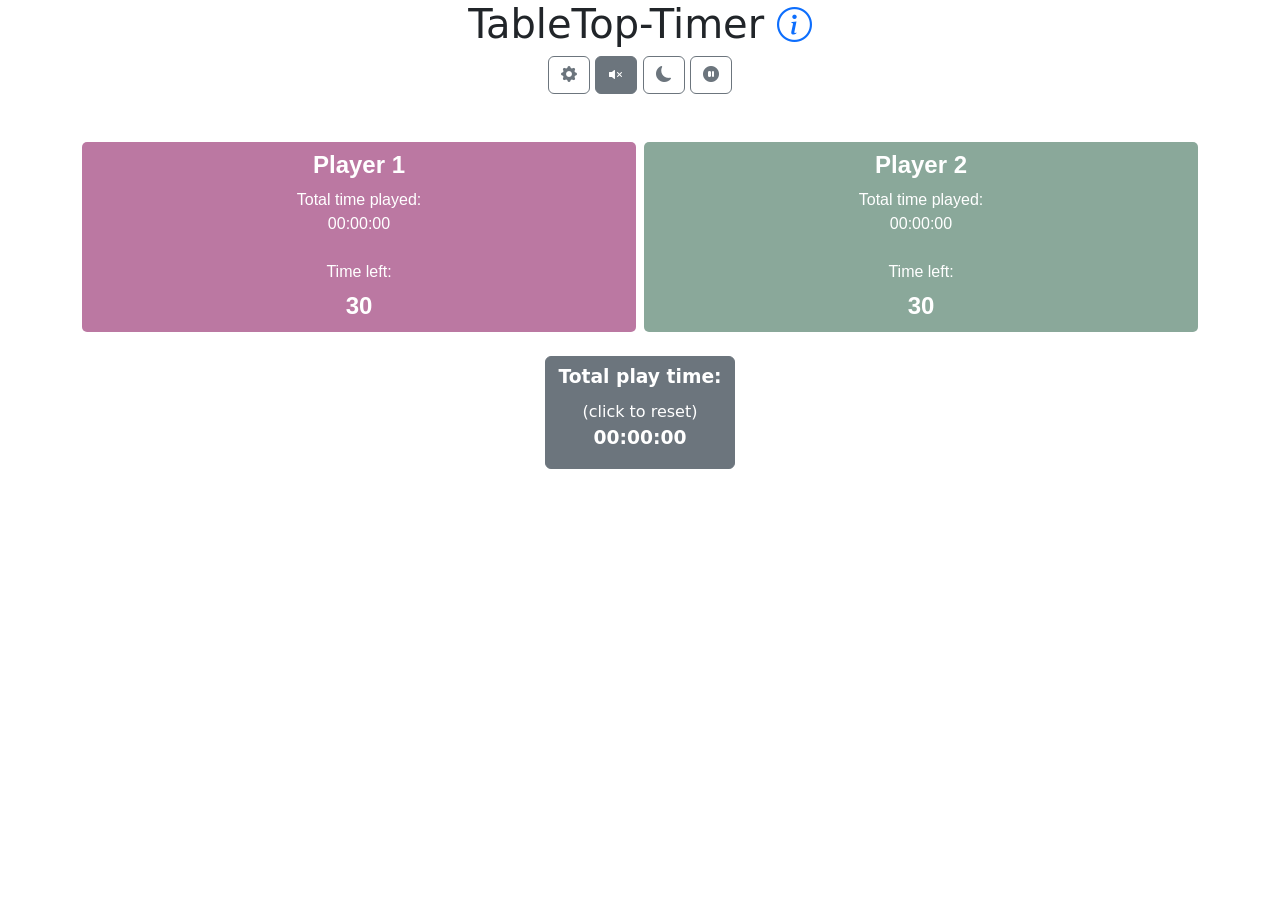
<file: index.html>
<!DOCTYPE html>

<html lang="en">

<head>
	<meta charset="UTF-8" />
	<meta name="viewport" content="width=device-width, initial-scale=1.0" />

	<!-- CSS Bootstrap -->
	<link href="https://cdn.jsdelivr.net/npm/bootstrap@5.3.3/dist/css/bootstrap.min.css" rel="stylesheet"
		integrity="sha384-QWTKZyjpPEjISv5WaRU9OFeRpok6YctnYmDr5pNlyT2bRjXh0JMhjY6hW+ALEwIH" crossorigin="anonymous" />
	<link rel="stylesheet" href="https://cdn.jsdelivr.net/npm/bootstrap-icons@1.11.3/font/bootstrap-icons.min.css" />

	<!-- CSS Homemade -->
	<link href="styles.css" rel="stylesheet" />

	<!-- Global site tag (gtag.js) - Google Analytics -->
	<script async src="https://www.googletagmanager.com/gtag/js?id=G-5E4TWCP28D"></script>
	<script>
		window.dataLayer = window.dataLayer || [];
		function gtag()
		{
			dataLayer.push(arguments);
		}
		gtag("js", new Date());
		gtag("config", "G-5E4TWCP28D");
	</script>

	<!-- Google Ads -->
	<script data-ad-client="ca-pub-7028514862026929" async src="https://pagead2.googlesyndication.com/pagead/js/adsbygoogle.js"></script>

	<!-- Favicon -->
	<link rel="icon" href="data:image/svg+xml,<svg xmlns='http://www.w3.org/2000/svg' viewBox='0 0 100 100'><text y='.9em' font-size='90'>🎲</text></svg>">

	<title>TableTop-Timer</title>
</head>

<body>
	<div class="text-center container">
		<h1>
			TableTop-Timer
			<small class="test-muted"><a href="html/about.html" class="bi bi-info-circle"></a></small>
		</h1>
		<button class="btn btn-outline-secondary bi bi-gear-fill" type="button" data-bs-toggle="collapse"
			data-bs-target="#settingsDiv" aria-expanded="false" aria-controls="collapseExample"
			id="settingsButton"></button>
		<button class="btn btn-secondary bi bi-volume-mute-fill" id="muteButton"></button>
		<button class="btn btn-outline-secondary bi bi-moon-fill" id="darkButton"></button>
		<button class="btn btn-outline-secondary bi bi-pause-circle-fill" id="pauseButton"></button>
		<!-- <div class="btn-group-vertical" role="group" aria-label="Basic radio toggle button group">
			  	<input type="radio" class="btn-check" name="btnradio" id="btnradio1" autocomplete="off" checked>
			  	<label class="btn btn-outline-secondary bi bi-hourglass" for="btnradio1"></label>

		  		<input type="radio" class="btn-check" name="btnradio" id="btnradio2" autocomplete="off">
		 		<label class="btn btn-outline-secondary  bi bi-stopwatch-fill" for="btnradio2"></label>
			</div> -->
		<br />
		<div class="collapse" id="settingsDiv">
			<div class="card card-body col-6 offset-3">
				<!-- <a href="html/about.html" class="btn btn-outline-secondary bi bi-info-circle"> About</a> -->
				<br />
				<div class="dropdown">
					<button class="btn btn-outline-secondary dropdown-toggle" type="button" data-bs-toggle="dropdown"
						id="playerSettingsButton" aria-haspopup="true" aria-expanded="false">
						Player settings
					</button>
					<form class="dropdown-menu p-4" id="dropDownForm" name="playerSettingsForm">
						<div id="dropDownFormGroup"></div>
						<button type="button" class="btn btn-primary" id="playersSettingsSubmissionButton">
							Confirm
						</button>
					</form>
				</div>
				<br />
				<button class="btn btn-outline-secondary" id="setNumberOfPlayersButton">
					Number of players
				</button>
				<br />
				<button class="btn btn-outline-secondary" id="setTurnLengthButton">
					Turn duration
				</button>
			</div>
		</div>
		<br />
		<div id="newPlayerNode" class="row g-2"></div>
		<br />
		<button class="btn btn-secondary" id="totalPlayTimeButton">
			<div class="less-big">Total play time:</div>
			(click to reset)
			<div class="less-big" id="totalPlayTimeDisplayDiv">00:00:00</div>
		</button>
	</div>
	<script async src="https://pagead2.googlesyndication.com/pagead/js/adsbygoogle.js?client=ca-pub-7028514862026929"
		crossorigin="anonymous"></script>
	<!-- Google Ad -->
	<!-- TEST -->
	<ins class="adsbygoogle" style="display:block" data-ad-client="ca-pub-7028514862026929" data-ad-slot="4957878325"
		data-ad-format="auto" data-full-width-responsive="true"></ins>
	<script>
		(adsbygoogle = window.adsbygoogle || []).push({});
	</script>
	<!-- additionnal bootstrap resources -->
	<script src="https://cdn.jsdelivr.net/npm/bootstrap@5.3.3/dist/js/bootstrap.bundle.min.js"
		integrity="sha384-YvpcrYf0tY3lHB60NNkmXc5s9fDVZLESaAA55NDzOxhy9GkcIdslK1eN7N6jIeHz"
		crossorigin="anonymous"></script>
	<script src="script.js"></script>
</body>

</html>
</file>
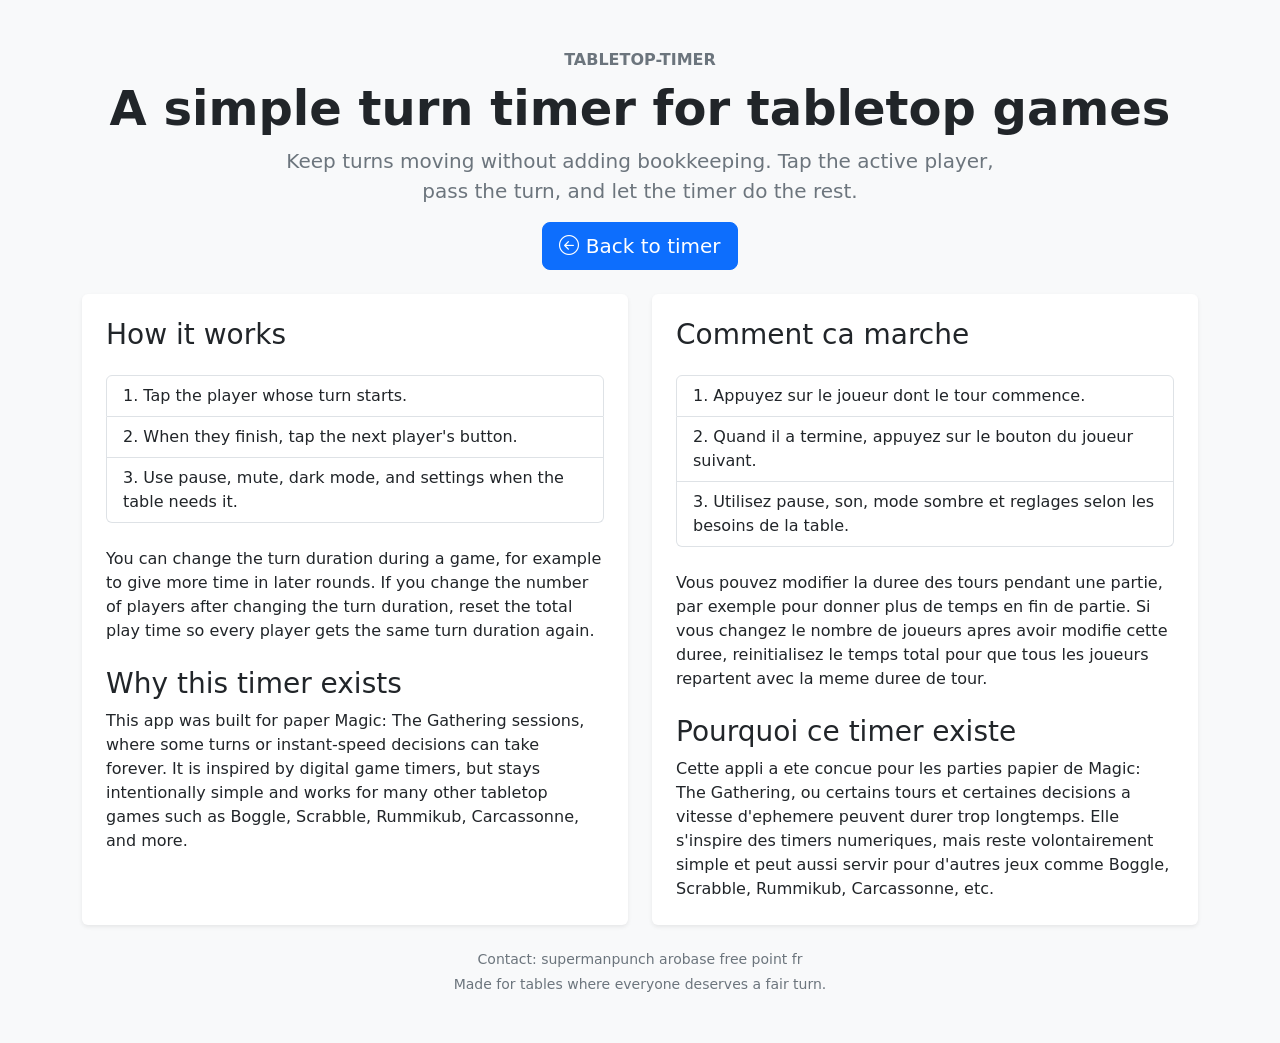
<file: html/about.html>
<!DOCTYPE html>

<html lang="en">

<head>
	<meta charset="UTF-8">
	<meta name="viewport" content="width=device-width, initial-scale=1.0">
	<link href="https://cdn.jsdelivr.net/npm/bootstrap@5.3.3/dist/css/bootstrap.min.css" rel="stylesheet"
		integrity="sha384-QWTKZyjpPEjISv5WaRU9OFeRpok6YctnYmDr5pNlyT2bRjXh0JMhjY6hW+ALEwIH" crossorigin="anonymous">
	<link rel="stylesheet" href="https://cdn.jsdelivr.net/npm/bootstrap-icons@1.11.3/font/bootstrap-icons.min.css">
	<script async src="https://pagead2.googlesyndication.com/pagead/js/adsbygoogle.js?client=ca-pub-7028514862026929"
		crossorigin="anonymous"></script>
	<title>About TableTop-Timer</title>
</head>

<body class="bg-light">
	<main class="container py-4 py-md-5">
		<section class="text-center mb-4">
			<p class="text-uppercase text-secondary fw-semibold mb-2">TableTop-Timer</p>
			<h1 class="display-5 fw-bold">A simple turn timer for tabletop games</h1>
			<p class="lead text-secondary mx-auto" style="max-width: 720px;">
				Keep turns moving without adding bookkeeping. Tap the active player, pass the turn, and let the timer do the
				rest.
			</p>
			<a class="btn btn-primary btn-lg bi bi-arrow-left-circle" href="../index.html"> Back to timer</a>
		</section>

		<div class="row g-4">
			<section class="col-lg-6">
				<div class="card h-100 shadow-sm border-0">
					<div class="card-body p-4">
						<h2 class="h3">How it works</h2>
						<ol class="list-group list-group-numbered my-4">
							<li class="list-group-item">Tap the player whose turn starts.</li>
							<li class="list-group-item">When they finish, tap the next player's button.</li>
							<li class="list-group-item">Use pause, mute, dark mode, and settings when the table needs it.</li>
						</ol>
						<p>
							You can change the turn duration during a game, for example to give more time in later rounds. If you
							change the number of players after changing the turn duration, reset the total play time so every player
							gets the same turn duration again.
						</p>
						<h2 class="h3 mt-4">Why this timer exists</h2>
						<p class="mb-0">
							This app was built for paper Magic: The Gathering sessions, where some turns or instant-speed decisions
							can take forever. It is inspired by digital game timers, but stays intentionally simple and works for many
							other tabletop games such as Boggle, Scrabble, Rummikub, Carcassonne, and more.
						</p>
					</div>
				</div>
			</section>

			<section class="col-lg-6" lang="fr">
				<div class="card h-100 shadow-sm border-0">
					<div class="card-body p-4">
						<h2 class="h3">Comment ca marche</h2>
						<ol class="list-group list-group-numbered my-4">
							<li class="list-group-item">Appuyez sur le joueur dont le tour commence.</li>
							<li class="list-group-item">Quand il a termine, appuyez sur le bouton du joueur suivant.</li>
							<li class="list-group-item">Utilisez pause, son, mode sombre et reglages selon les besoins de la table.</li>
						</ol>
						<p>
							Vous pouvez modifier la duree des tours pendant une partie, par exemple pour donner plus de temps en fin
							de partie. Si vous changez le nombre de joueurs apres avoir modifie cette duree, reinitialisez le temps
							total pour que tous les joueurs repartent avec la meme duree de tour.
						</p>
						<h2 class="h3 mt-4">Pourquoi ce timer existe</h2>
						<p class="mb-0">
							Cette appli a ete concue pour les parties papier de Magic: The Gathering, ou certains tours et certaines
							decisions a vitesse d'ephemere peuvent durer trop longtemps. Elle s'inspire des timers numeriques, mais
							reste volontairement simple et peut aussi servir pour d'autres jeux comme Boggle, Scrabble, Rummikub,
							Carcassonne, etc.
						</p>
					</div>
				</div>
			</section>
		</div>

		<section class="text-center text-secondary small mt-4">
			<p class="mb-1">Contact: supermanpunch arobase free point fr</p>
			<p class="mb-0">Made for tables where everyone deserves a fair turn.</p>
		</section>
	</main>

	<ins class="adsbygoogle" style="display:block" data-ad-client="ca-pub-7028514862026929" data-ad-slot="4957878325"
		data-ad-format="auto" data-full-width-responsive="true"></ins>
	<script>
		(adsbygoogle = window.adsbygoogle || []).push({});
	</script>
</body>

</html>
</file>
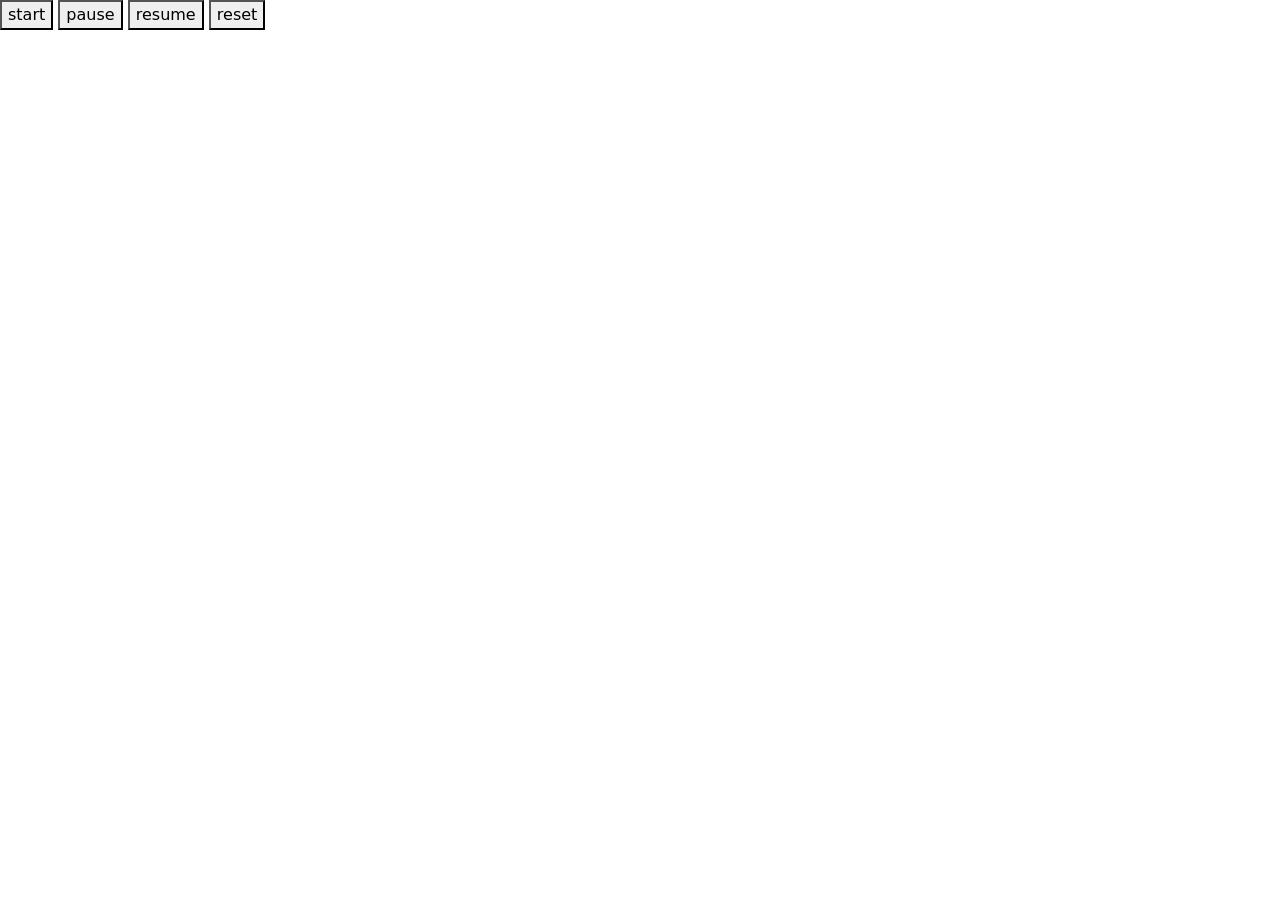
<file: newTimerParadigm/newtimerparadigm.html>
<!DOCTYPE html>

<html lang="en">

<head>
    <meta charset="UTF-8" />
    <meta name="viewport" content="width=device-width, initial-scale=1.0" />

    <!-- CSS Bootstrap -->
    <link href="https://cdn.jsdelivr.net/npm/bootstrap@5.1.2/dist/css/bootstrap.min.css" rel="stylesheet"
        integrity="sha384-uWxY/CJNBR+1zjPWmfnSnVxwRheevXITnMqoEIeG1LJrdI0GlVs/9cVSyPYXdcSF" crossorigin="anonymous" />
    <link rel="stylesheet" href="https://cdn.jsdelivr.net/npm/bootstrap-icons@1.5.0/font/bootstrap-icons.css" />

    <title>newtimerparadigm</title>
</head>

<body>
    <div id="test"> </div>
    <button id="startButton">start</button>
    <button id="pauseButton">pause</button>
    <button id="resumeButton">resume</button>
    <button id="resetButton">reset</button>
    <script src="newtimerparadigm.js"></script>
</body>

</html>
</file>
<file: styles.css>
.progressButton {
  border: none;
  color: #ffffff;
  padding: 10px 16px;
  position: relative;
  cursor: pointer;
  font-family: "Fira Sans", sans-serif;
  overflow: hidden;
  border-radius: 5px;
  min-width: 125px;
  /*added manually*/
  min-height: 190px;
  width: 100%;
  /*prevent double-tap zoom on mobile so all taps register as clicks*/
  touch-action: manipulation;
}

button {
  /*prevent double-tap zoom on mobile for all other buttons (pause, mute, etc.)*/
  touch-action: manipulation;
}

/* highlight the active player's button - dark ring in light mode, white ring in dark mode */
/* single box-shadow property avoids the outline/shadow rendering flicker */
.progressButton--active {
  box-shadow: 0 0 0 4px rgba(0, 0, 0, 0.65);
}

body.dark-mode .progressButton--active {
  box-shadow: 0 0 0 4px rgba(255, 255, 255, 0.9);
}

.progressButton--time-out {
  animation: time-out-button-glow 0.8s ease-in-out infinite alternate;
  box-shadow: 0 0 0 4px rgba(220, 53, 69, 0.95), 0 0 24px 10px rgba(220, 53, 69, 0.8);
}

@keyframes time-out-button-glow {
  from {
    box-shadow: 0 0 0 4px rgba(220, 53, 69, 0.85), 0 0 18px 6px rgba(220, 53, 69, 0.65);
  }

  to {
    box-shadow: 0 0 0 5px rgba(220, 53, 69, 1), 0 0 32px 14px rgba(220, 53, 69, 0.95);
  }
}

.progressButton__progress {
  position: absolute;
  height: 0%;
  width: 100%;
  top: 0;
  left: 0;
  background: rgba(0, 0, 0, 0.2);
  transition: width 0.3s;
}

.progressButton__text {
  position: relative;
}

.big {
  display: block;
  font-size: 1.5em;
  margin-top: 0.2em;
  margin-bottom: 0.2em;
  margin-left: 0;
  margin-right: 0;
  font-weight: bold;
}

.less-big {
  display: block;
  font-size: 1.17em;
  margin-top: 0em;
  margin-bottom: 0.5em;
  margin-left: 0;
  margin-right: 0;
  font-weight: bold;
}
</file>
